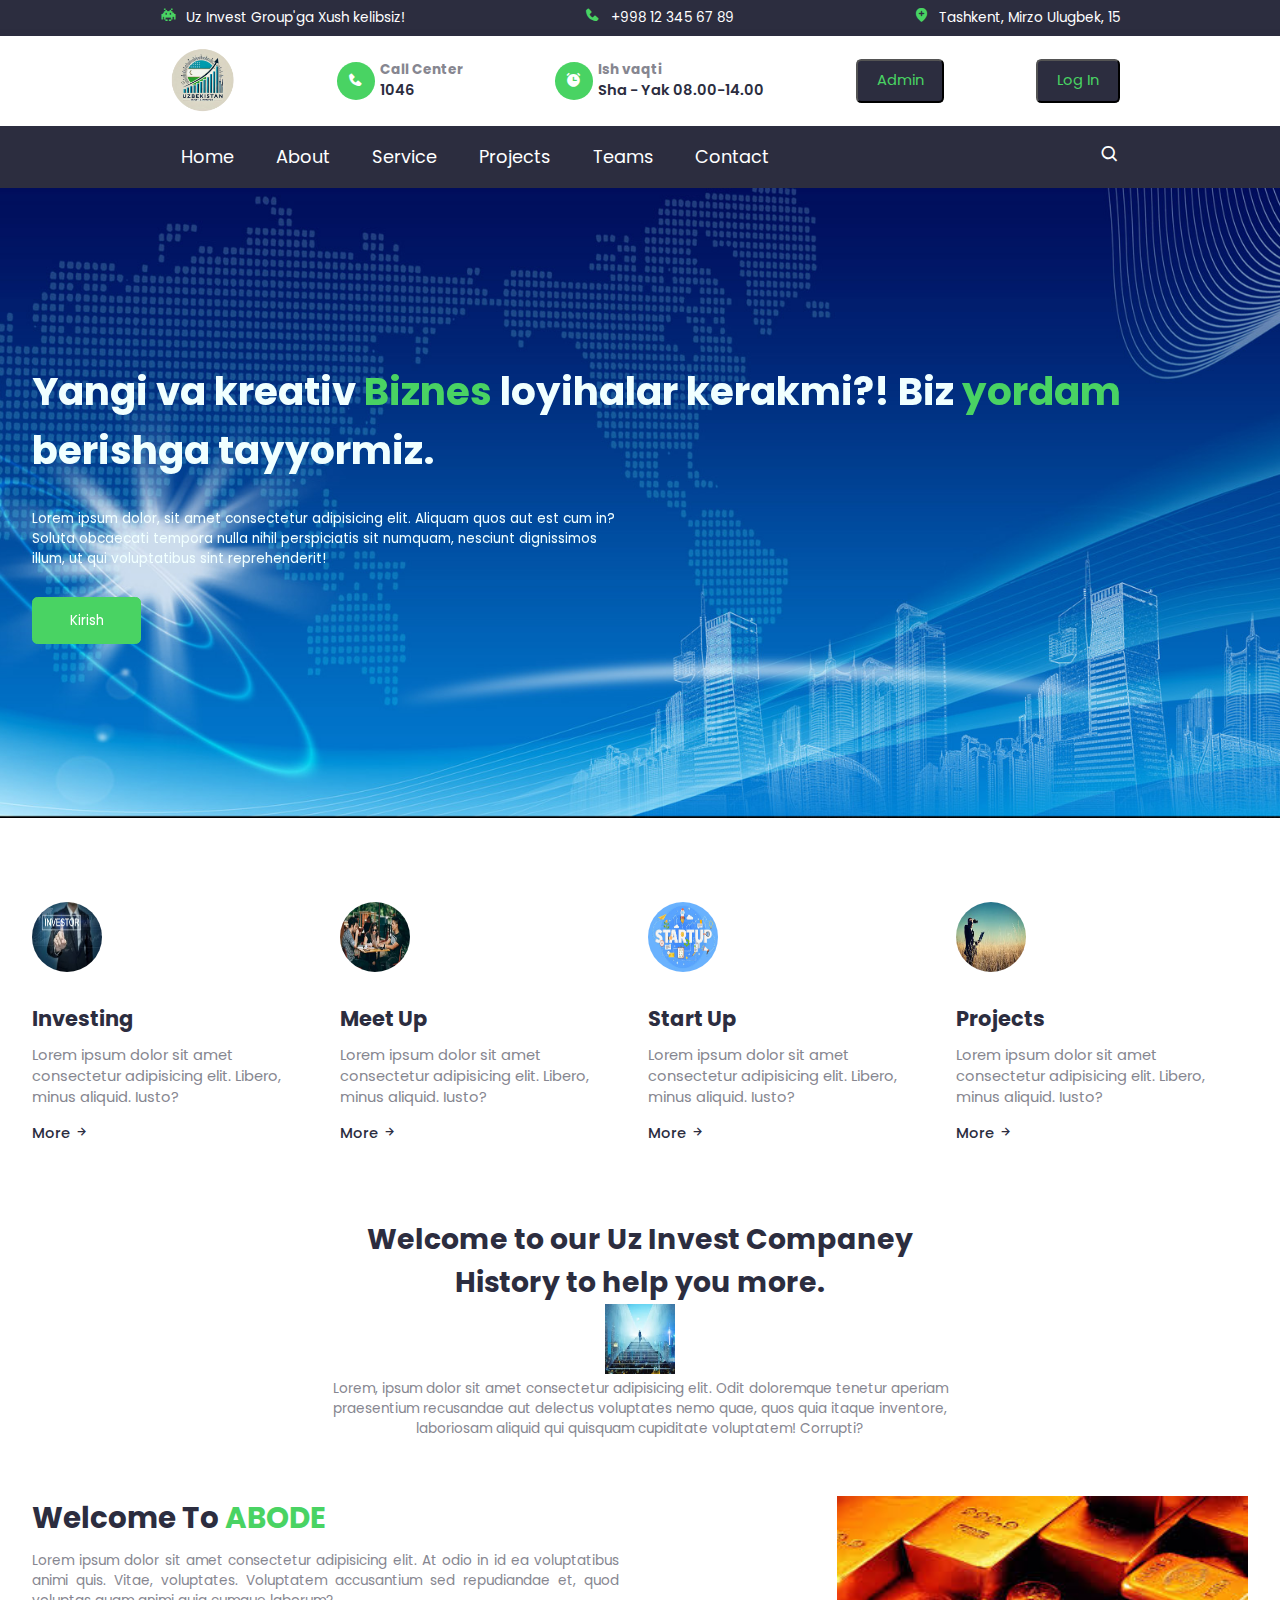
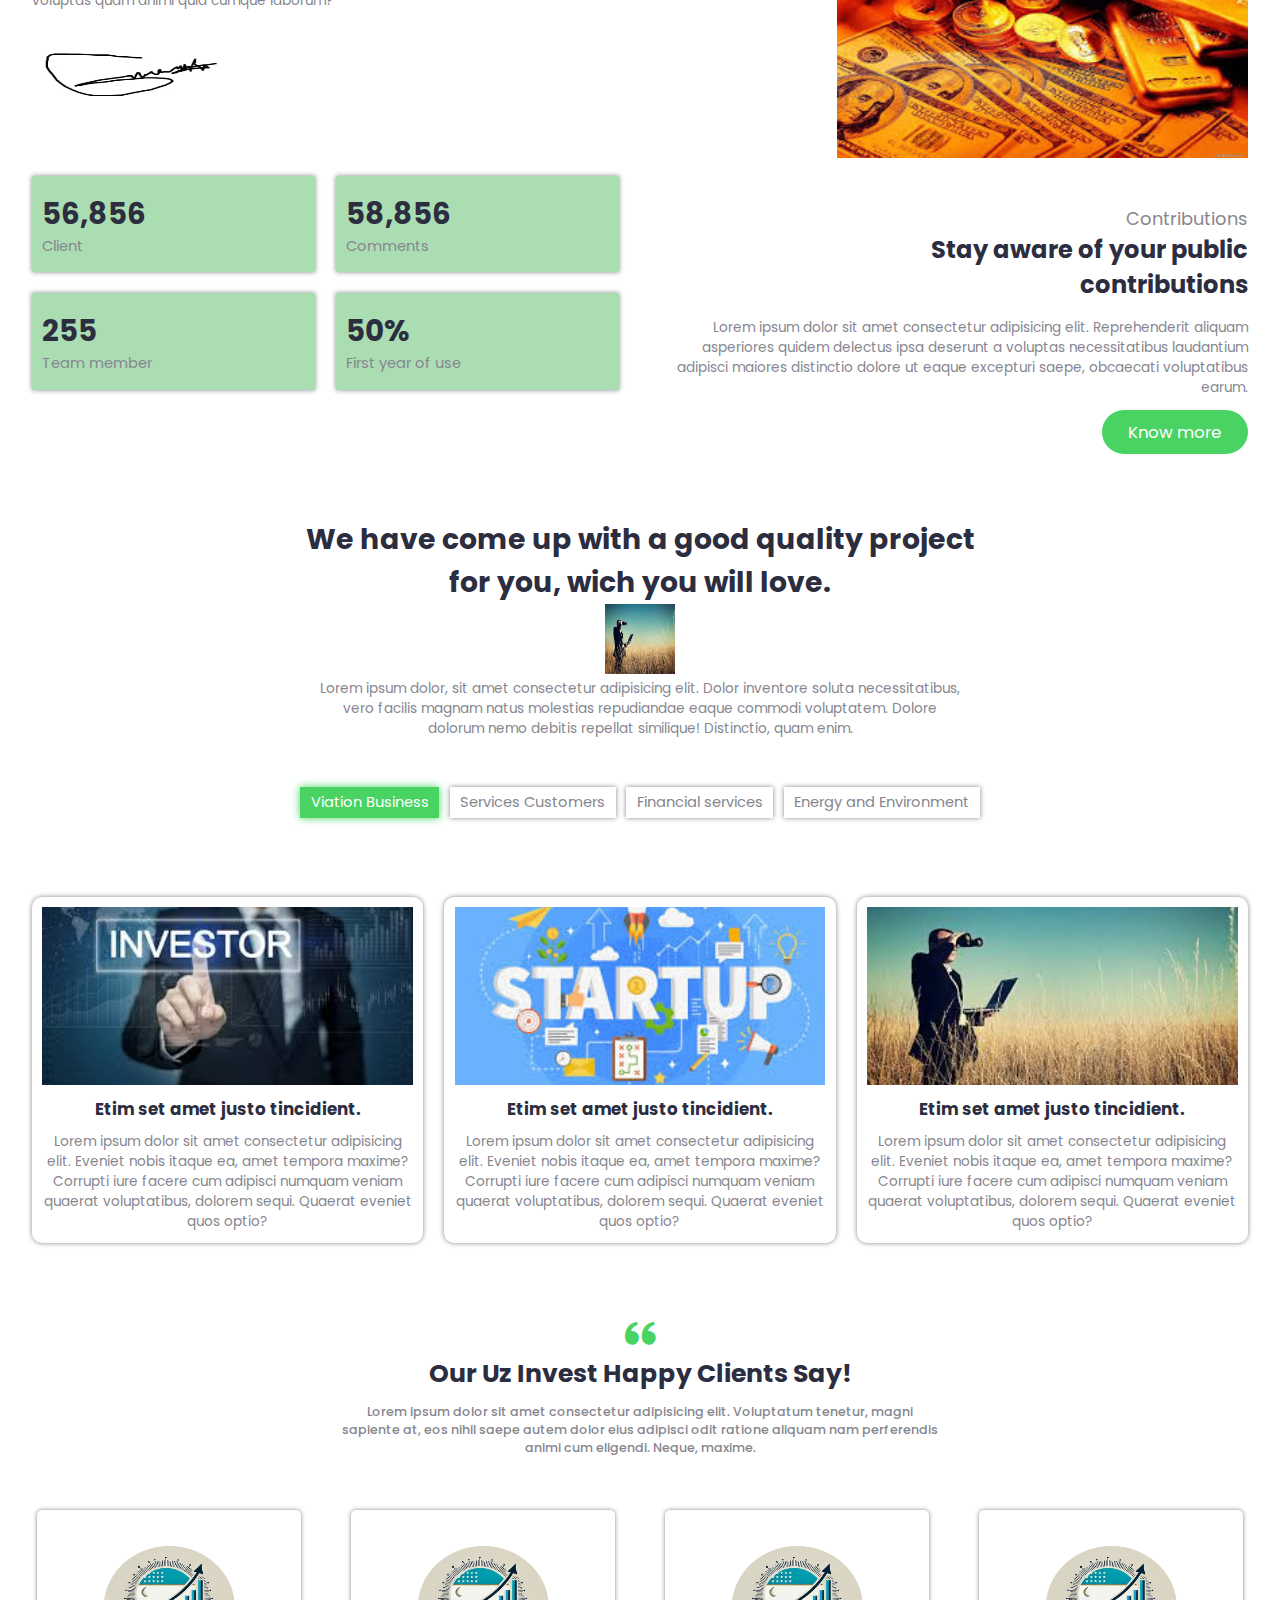
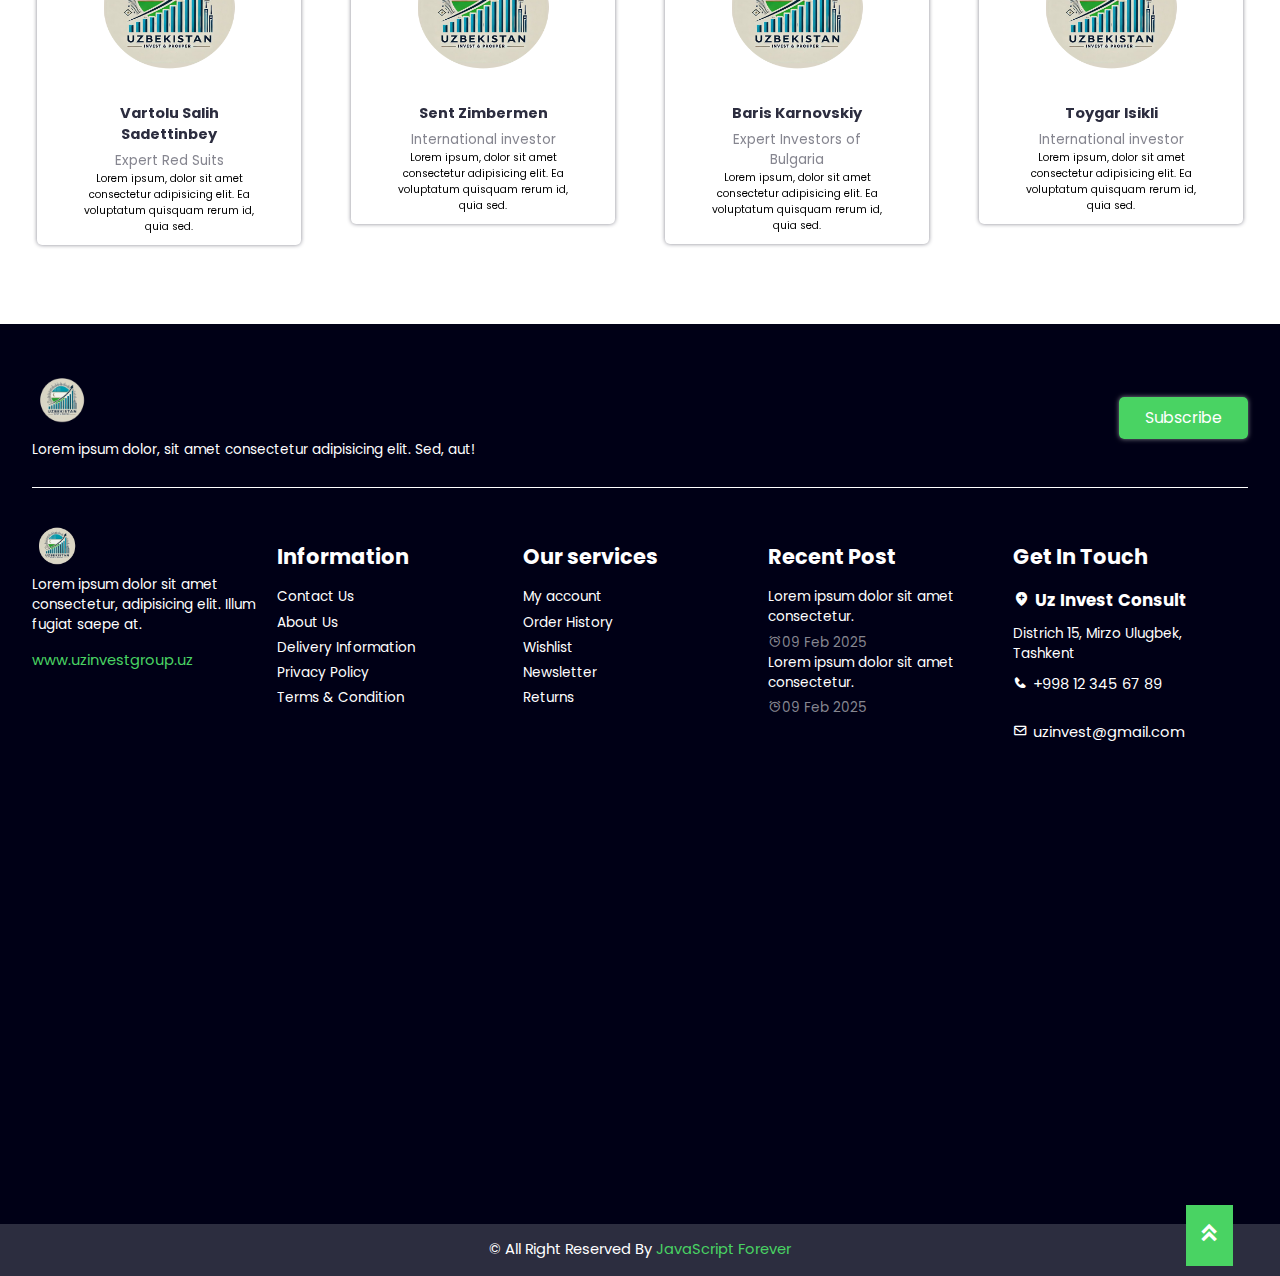
<file: index.html>
<!DOCTYPE html>
<html lang="en">
<head>
    <meta charset="UTF-8">
    <meta http-equiv="X-UA-Compatible" content="IE=edge">
    <meta name="viewport" content="width=device-width, initial-scale=1.0">
    <link href='https://unpkg.com/boxicons@2.1.4/css/boxicons.min.css' rel='stylesheet'>
    <link rel="stylesheet" href="https://cdn.jsdelivr.net/npm/swiper@11/swiper-bundle.min.css"/>
    
    <link rel="stylesheet" href="./css/style.css">
    <link rel="stylesheet" href="./css/query.css">
    <title>Uz Invest</title>
</head>
<body>
    <div class="header-top">
        <div class="header-one">
            <span class="invader">
                <i class='bx bxs-invader'></i> Uz Invest Group'ga Xush kelibsiz!
            </span>
            <span class="phone">
                <i class='bx bxs-phone'></i> +998 12 345 67 89
            </span>
            <span class="location">
                <i class='bx bxs-location-plus'></i> Tashkent, Mirzo Ulugbek, 15
            </span>
        </div>
        <div class="header-two">
            <div class="logo">
                <img src="/img/logo.png" alt="">
            </div>
            <div class="box">
                <i class="bx bxs-phone"></i>
                <div class="info">
                    <h5>Call Center</h5>
                    <span>1046</span>
                </div>
            </div>
            <div class="box">
                <i class="bx bxs-alarm"></i>
                <div class="info">
                    <h5>Ish vaqti</h5>
                    <span>Sha - Yak 08.00-14.00</span>
                </div>
            </div>
            <button id="profile"><a href="./Admin Dashboard/admin.html">Admin</a></button>
            <button id="login"><a href="./auth/auth.html">Log In</a></button>
        </div>
    </div>

    <header class="header">
        <div class="navbar">
            <i class="bx bx-menu" id="menuBtn"></i>
            <ul class="navLinks">
                <li><a href="#">Home</a></li>
                <li><a href="#">About</a></li>
                <li><a href="#">Service</a></li>
                <li><a href="#">Projects</a></li>
                <li><a href="#">Teams</a></li>
                <li><a href="#">Contact</a></li>
            </ul>
        </div>
        <div class="search">
            <i class="bx bx-search"></i>
        </div>
    </header>


    <section class="hero">
        <div class="swiper mySwiper">
            <div class="swiper-wrapper">
              <div class="swiper-slide slide">
                <h1>Yangi va kreativ <span>Biznes</span> loyihalar kerakmi?! Biz <span>yordam</span> berishga tayyormiz.
                </h1>
                <p>
                    Lorem ipsum dolor, sit amet consectetur adipisicing elit. Aliquam quos aut est cum in? Soluta obcaecati tempora nulla nihil perspiciatis sit numquam, nesciunt dignissimos illum, ut qui voluptatibus sint reprehenderit!
                </p>
                <button><a href="./auth/auth.html">Kirish</a></button>
              </div>
              
        </div>
    </section>



    <section class="service">
        <div class="service-row">
            <div class="col-1">
                <img src="/img/s-1.jpg" alt="">
                <h4>Investing</h4>
                <p>Lorem ipsum dolor sit amet consectetur adipisicing elit. Libero, minus aliquid. Iusto?</p>

                <a href="#">More <i class="bx bx-right-arrow-alt"></i></a>
            </div>
            <div class="col-1">
                <img src="/img/s-2.jpg" alt="">
                <h4>Meet Up</h4>
                <p>Lorem ipsum dolor sit amet consectetur adipisicing elit. Libero, minus aliquid. Iusto?</p>

                <a href="#">More <i class="bx bx-right-arrow-alt"></i></a>
            </div>
            <div class="col-1">
                <img src="/img/s-3.jpg" alt="">
                <h4>Start Up</h4>
                <p>Lorem ipsum dolor sit amet consectetur adipisicing elit. Libero, minus aliquid. Iusto?</p>

                <a href="#">More <i class="bx bx-right-arrow-alt"></i></a>
            </div>
            <div class="col-1">
                <img src="/img/s-4.jpg" alt="">
                <h4>Projects</h4>
                <p>Lorem ipsum dolor sit amet consectetur adipisicing elit. Libero, minus aliquid. Iusto?</p>

                <a href="#">More <i class="bx bx-right-arrow-alt"></i></a>
            </div>
        </div>
    </section>

    <section class="about">
        <h2>
            Welcome to our Uz Invest Companey <br> History to help you more.
        </h2>
        <img src="./img/slide3.jpg" alt="">
        <p class="text">
            Lorem, ipsum dolor sit amet consectetur adipisicing elit. Odit doloremque tenetur aperiam praesentium recusandae aut delectus voluptates nemo quae, quos quia itaque inventore, laboriosam aliquid qui quisquam cupiditate voluptatem! Corrupti?
        </p>

        <div class="about-row">
            <div class="col-1">
                <h3>Welcome To <span>ABODE</span></h3>
                <p>Lorem ipsum dolor sit amet consectetur adipisicing elit. At odio in id ea voluptatibus animi quis. Vitae, voluptates. Voluptatem accusantium sed repudiandae et, quod voluptas quam animi quia cumque laborum?</p>

                <img src="/img/signature.jpg" alt="">

                <div class="number">
                    <div class="count">
                        <h4>56,856</h4>
                        <span>Client</span>
                    </div>
                    <div class="count">
                        <h4>58,856</h4>
                        <span>Comments</span>
                    </div>
                    <div class="count">
                        <h4>255</h4>
                        <span>Team member</span>
                    </div>
                    <div class="count">
                        <h4>50%</h4>
                        <span>First year of use</span>
                    </div>
                </div>
            </div>
            <div class="col-2">
                <img src="/img/slide2.jpg" alt="">
                <div class="details">
                    <span>Contributions</span>
                    <h4>Stay aware of your public <br> contributions</h4>
                    <p>Lorem ipsum dolor sit amet consectetur adipisicing elit. Reprehenderit aliquam asperiores quidem delectus ipsa deserunt a voluptas necessitatibus laudantium adipisci maiores distinctio dolore ut eaque excepturi saepe, obcaecati voluptatibus earum.</p>

                    <a href="#">Know more</a>
                </div>
            </div>
        </div>
    </section>







    

    <section class="project">
        <h2>We have come up with a good quality project <br> for you, wich you will love.</h2>
        <img src="./img/s-4.jpg" alt="">
        <p class="text">Lorem ipsum dolor, sit amet consectetur adipisicing elit. Dolor inventore soluta necessitatibus, vero facilis magnam natus molestias repudiandae eaque commodi voluptatem. Dolore dolorum nemo debitis repellat similique! Distinctio, quam enim.</p>

        <div class="filterBtn">
            <button class="active">Viation Business</button>
            <button>Services Customers</button>
            <button>Financial services</buttonlass=>
            <button>Energy and Environment</button>
        </div>

        <div class="filterContent">
            <div class="filterCol">
                <div class="image">
                    <img src="/img/s-1.jpg" alt="">
                </div>
                <h5>Etim set amet justo tincidient.</h5>
                <p>Lorem ipsum dolor sit amet consectetur adipisicing elit. Eveniet nobis itaque ea, amet tempora maxime? Corrupti iure facere cum adipisci numquam veniam quaerat voluptatibus, dolorem sequi. Quaerat eveniet quos optio?</p>
            </div>
            <div class="filterCol">
                <div class="image">
                    <img src="/img/s-3.jpg" alt="">
                </div>
                <h5>Etim set amet justo tincidient.</h5>
                <p>Lorem ipsum dolor sit amet consectetur adipisicing elit. Eveniet nobis itaque ea, amet tempora maxime? Corrupti iure facere cum adipisci numquam veniam quaerat voluptatibus, dolorem sequi. Quaerat eveniet quos optio?</p>
            </div>
            <div class="filterCol">
                <div class="image">
                    <img src="/img/s-4.jpg" alt="">
                </div>
                <h5>Etim set amet justo tincidient.</h5>
                <p>Lorem ipsum dolor sit amet consectetur adipisicing elit. Eveniet nobis itaque ea, amet tempora maxime? Corrupti iure facere cum adipisci numquam veniam quaerat voluptatibus, dolorem sequi. Quaerat eveniet quos optio?</p>
            </div>
        </div>
    </section>

    <section class="comments">
        <i class="bx bxs-quote-alt-left"></i>
        <h3>
            Our Uz Invest Happy Clients Say!
        </h3>
        <p class="text">
            Lorem ipsum dolor sit amet consectetur adipisicing elit. Voluptatum tenetur, magni sapiente at, eos nihil saepe autem dolor eius adipisci odit ratione aliquam nam perferendis animi cum eligendi. Neque, maxime.
        </p>
        <div class="comment-row">
            <div class="swiper myComment">
                <div class="swiper-wrapper">
                  <div class="swiper-slide comment-col">
                    <img src="./img/logo.png" alt="">
                    <h4>Vartolu Salih Sadettinbey</h4>
                    <span>Expert Red Suits</span>
                    <p class="comment">
                        Lorem ipsum, dolor sit amet consectetur adipisicing elit. Ea voluptatum quisquam rerum id, quia sed.
                    </p>
                  </div>
                  <div class="swiper-slide comment-col">
                    <img src="./img/logo.png" alt="">
                    <h4>Sent Zimbermen</h4>
                    <span>International investor</span>
                    <p class="comment">
                        Lorem ipsum, dolor sit amet consectetur adipisicing elit. Ea voluptatum quisquam rerum id, quia sed.
                    </p>
                  </div>
                  <div class="swiper-slide comment-col">
                    <img src="./img/logo.png" alt="">
                    <h4>Baris Karnovskiy</h4>
                    <span>Expert Investors of Bulgaria</span>
                    <p class="comment">
                        Lorem ipsum, dolor sit amet consectetur adipisicing elit. Ea voluptatum quisquam rerum id, quia sed.
                    </p>
                  </div>
                  <div class="swiper-slide comment-col">
                    <img src="./img/logo.png" alt="">
                    <h4>Toygar Isikli</h4>
                    <span>International investor</span>
                    <p class="comment">
                        Lorem ipsum, dolor sit amet consectetur adipisicing elit. Ea voluptatum quisquam rerum id, quia sed.
                    </p>
                  </div>
                  
                </div>
            </div>
        </div>
    </section>

    <section class="footer">
        <div class="row-one">
            <div class="col-1">
                <img src="/img/logo.png" alt="">
                <p>Lorem ipsum dolor, sit amet consectetur adipisicing elit. Sed, aut!</p>
            </div>
            <div class="col-1">
                <a href="#">Subscribe</a>
            </div>
        </div>
        <div class="row-two">
            <div class="col-2">
                <img src="/img/logo.png" alt="">
                <p>Lorem ipsum dolor sit amet consectetur, adipisicing elit. Illum fugiat saepe at.</p>

                <span class="website">www.uzinvestgroup.uz</span>
            </div>
            <div class="col-2">
                <h5>Information</h5>
                <a href="#">Contact Us</a>
                <a href="#">About Us</a>
                <a href="#">Delivery Information</a>
                <a href="#">Privacy Policy</a>
                <a href="#">Terms & Condition</a>
            </div>
            <div class="col-2">
                <h5>Our services</h5>
                <a href="#">My account</a>
                <a href="#">Order History</a>
                <a href="#">Wishlist</a>
                <a href="#">Newsletter</a>
                <a href="#">Returns</a>
            </div>
            <div class="col-2">
                <h5>Recent Post</h5>
                <p class="info">Lorem ipsum dolor sit amet consectetur.</p>
                <span class="time"><i class="bx bx-alarm"></i>09 Feb 2025</span>
                <p class="info">Lorem ipsum dolor sit amet consectetur.</p>
                <span class="time"><i class="bx bx-alarm"></i>09 Feb 2025</span>
            </div>
            <div class="col-2">
                <h5>Get In Touch</h5>
                <h6><i class="bx bxs-location-plus"></i>Uz Invest Consult</h6>
                <span class="address">Districh 15, Mirzo Ulugbek, Tashkent</span>
                <p class="phone"><i class="bx bxs-phone"></i>+998 12 345 67 89</p>
                <p class="mail"><i class="bx bx-envelope"></i>uzinvest@gmail.com</p>
            </div>
        </div>
    </section>

    <div class="footer-bottom">
        &copy; All Right Reserved By <span>JavaScript Forever</span>

        <div class="topBtn">
            <a href="#"><i class="bx bxs-chevrons-up"></i></a>
        </div>
    </div>






    <script src="./js/script.js"></script>
    <script src="https://cdn.jsdelivr.net/npm/swiper@11/swiper-bundle.min.js"></script>

  <!-- Initialize Swiper -->
    <script>
         var swiper = new Swiper(".mySwiper", {
        spaceBetween: 30,
        slidesPerView: 1,
        loop: true,
        centeredSlides: true,
        autoplay: {
          delay: 3000,
          disableOnInteraction: false,
        },
      });
        
      
      var swiperForComments = new Swiper(".myComment", {
        watchSlidesProgress: true,
        spaceBetween: 20,
        slidesPerView: 4,
        loop: true,
        autoplay: {
          delay: 3000,
          disableOnInteraction: false,
        },
        breakpoints: {
            240: {
                slidesPerView: 1,
                spaceBetween: 20,
            },
            550: {
                slidesPerView: 2,
                spaceBetween: 20,
            },
            768: {
                slidesPerView: 3,
                spaceBetween: 40,
            },
            1024: {
                slidesPerView: 4,
                spaceBetween: 50,
            },
        }

      });
  </script>
</body>
</html>
</file>
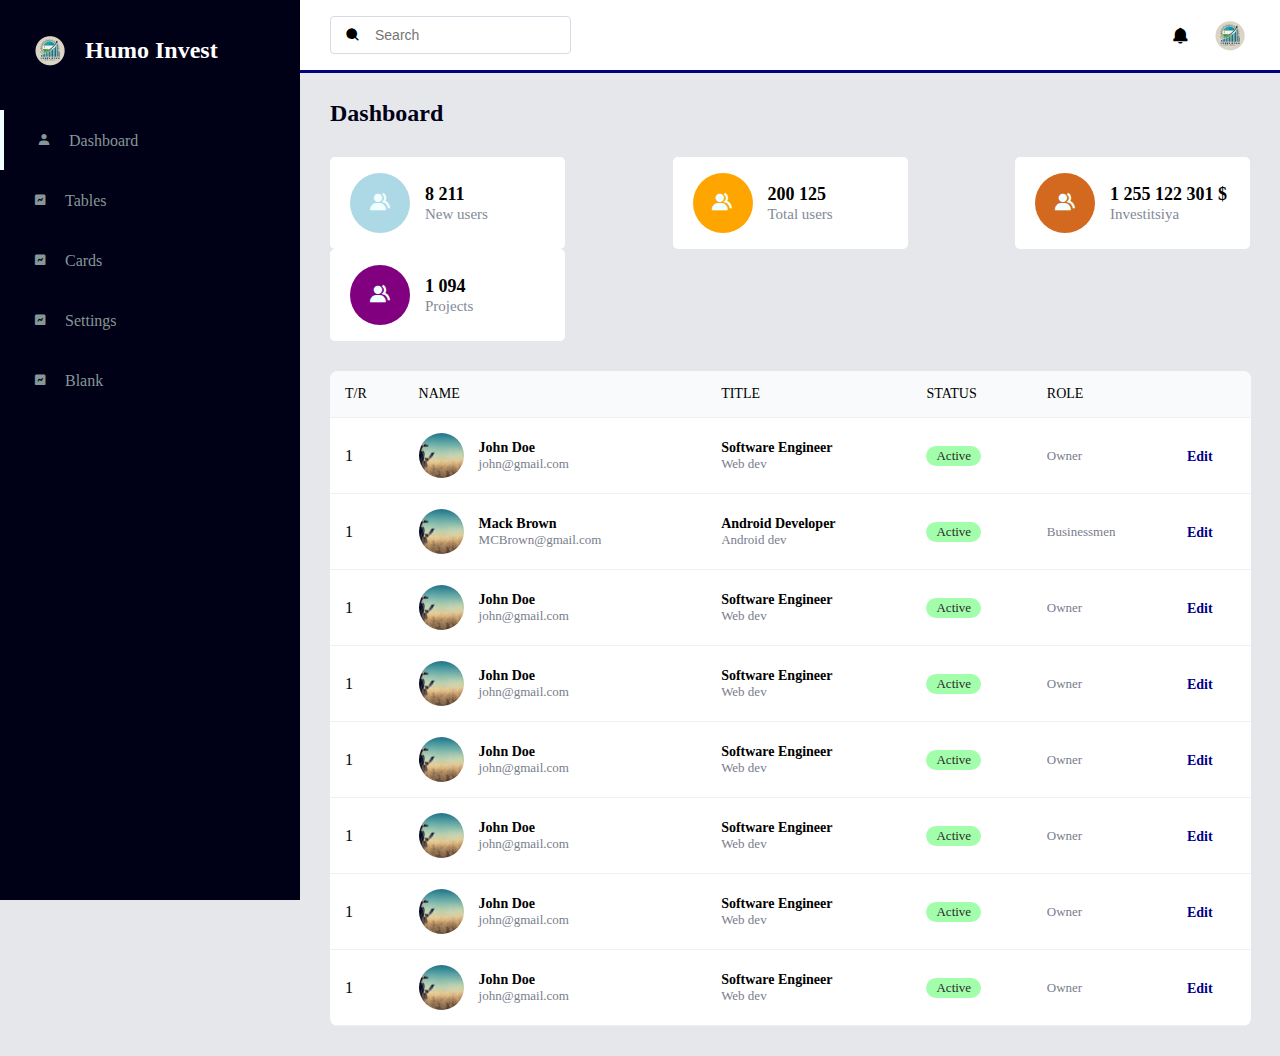
<file: Admin Dashboard/admin.html>
<!DOCTYPE html>
<html lang="en">
<head>
    <meta charset="UTF-8">
    <meta name="viewport" content="width=device-width, initial-scale=1.0">
    <link href='https://unpkg.com/boxicons@2.1.4/css/boxicons.min.css' rel='stylesheet'>
    <link rel="stylesheet" href="./admin.css">
    <script type="module" src="./admin.js" defer></script>
    <script src="https://code.jquery.com/jquery-3.7.1.min.js" integrity="sha256-/JqT3SQfawRcv/BIHPThkBvs0OEvtFFmqPF/lYI/Cxo=" crossorigin="anonymous"></script>
    <title>Admin | Dashboard</title>
</head>
<body>
    <section id="menu">
        <div class="logo">
            <img src="/img/logo.png" alt="">
            <h2>Humo Invest</h2>
        </div>
        <div class="items">
            <li><i class="bx bxs-user"></i><a href="#">Dashboard</a></li>
            <li><i class="bx bxs-chart"></i><a href="#">Tables</a></li>
            <li><i class="bx bxs-chart"></i><a href="#">Cards</a></li>
            <li><i class="bx bxs-chart"></i><a href="#">Settings</a></li>
            <li><i class="bx bxs-chart"></i><a href="#">Blank</a></li>
        </div>
    </section>

    <section id="interface">
        <div class="navigation">
            <div class="n1">
                <div><i id="menu-btn" class="bx bxs-chart"></i></div>
                <div class="search">
                    <i class="bx bxs-search"></i>
                    <input type="text" placeholder="Search">
                </div>
            </div>

            <div class="profile">
                <i class="bx bxs-bell"></i>
                <img src="/img/logo.png" alt="">
            </div>
        </div>

        <h3 class="i-name">
            Dashboard
        </h3>

        <div class="values">
            <div class="valBox">
                <i class="bx bxs-group"  style="--i: lightblue;"></i>
                <div class="val">
                    <h3>8 211</h3>
                    <span>New users</span>
                </div>
            </div>
            <div class="valBox">
                <i class="bx bxs-group" style="--i: orange;"></i>
                <div class="val">
                    <h3>200 125</h3>
                    <span>Total users</span>
                </div>
            </div>
            <div class="valBox">
                <i class="bx bxs-group" style="--i: chocolate;"></i>
                <div class="val">
                    <h3>1 255 122 301 $</h3>
                    <span>Investitsiya</span>
                </div>
            </div>
            <div class="valBox">
                <i class="bx bxs-group" style="--i: purple;"></i>
                <div class="val">
                    <h3>1 094</h3>
                    <span>Projects</span>
                </div>
            </div>
        </div>

        <dir class="board">
            <table width="100%">
                <thead>
                    <tr>
                        <th>T/r</th>
                        <th>Name</th>
                        <th>Title</th>
                        <th>Status</th>
                        <th>Role</th>
                        <th></th>
                    </tr>
                </thead>
                <tbody>
                    <tr>
                        <td>1</td>
                        <td class="people">
                            <img src="/img/s-4.jpg" alt="">
                            <div class="people-de">
                                <h5>John Doe</h5>
                                <p>john@gmail.com</p>
                            </div>
                        </td>
                        <td class="people-des">
                            <h5>Software Engineer</h5>
                            <p>Web dev</p>
                        </td>
                        <td class="active">
                            <p>Active</p>
                        </td>
                        <td class="role">
                            <p>Owner</p>
                        </td>
                        <td class="edit"><a href="#">Edit</a></td>
                    </tr>
                    <tr>
                        <td>1</td>
                        <td class="people">
                            <img src="/img/s-4.jpg" alt="">
                            <div class="people-de">
                                <h5>Mack Brown</h5>
                                <p>MCBrown@gmail.com</p>
                            </div>
                        </td>
                        <td class="people-des">
                            <h5>Android Developer</h5>
                            <p>Android dev</p>
                        </td>
                        <td class="active">
                            <p>Active</p>
                        </td>
                        <td class="role">
                            <p>Businessmen</p>
                        </td>
                        <td class="edit"><a href="#">Edit</a></td>
                    </tr>
                    <tr>
                        <td>1</td>
                        <td class="people">
                            <img src="/img/s-4.jpg" alt="">
                            <div class="people-de">
                                <h5>John Doe</h5>
                                <p>john@gmail.com</p>
                            </div>
                        </td>
                        <td class="people-des">
                            <h5>Software Engineer</h5>
                            <p>Web dev</p>
                        </td>
                        <td class="active">
                            <p>Active</p>
                        </td>
                        <td class="role">
                            <p>Owner</p>
                        </td>
                        <td class="edit"><a href="#">Edit</a></td>
                    </tr>
                    <tr>
                        <td>1</td>
                        <td class="people">
                            <img src="/img/s-4.jpg" alt="">
                            <div class="people-de">
                                <h5>John Doe</h5>
                                <p>john@gmail.com</p>
                            </div>
                        </td>
                        <td class="people-des">
                            <h5>Software Engineer</h5>
                            <p>Web dev</p>
                        </td>
                        <td class="active">
                            <p>Active</p>
                        </td>
                        <td class="role">
                            <p>Owner</p>
                        </td>
                        <td class="edit"><a href="#">Edit</a></td>
                    </tr>
                    <tr>
                        <td>1</td>
                        <td class="people">
                            <img src="/img/s-4.jpg" alt="">
                            <div class="people-de">
                                <h5>John Doe</h5>
                                <p>john@gmail.com</p>
                            </div>
                        </td>
                        <td class="people-des">
                            <h5>Software Engineer</h5>
                            <p>Web dev</p>
                        </td>
                        <td class="active">
                            <p>Active</p>
                        </td>
                        <td class="role">
                            <p>Owner</p>
                        </td>
                        <td class="edit"><a href="#">Edit</a></td>
                    </tr>
                    <tr>
                        <td>1</td>
                        <td class="people">
                            <img src="/img/s-4.jpg" alt="">
                            <div class="people-de">
                                <h5>John Doe</h5>
                                <p>john@gmail.com</p>
                            </div>
                        </td>
                        <td class="people-des">
                            <h5>Software Engineer</h5>
                            <p>Web dev</p>
                        </td>
                        <td class="active">
                            <p>Active</p>
                        </td>
                        <td class="role">
                            <p>Owner</p>
                        </td>
                        <td class="edit"><a href="#">Edit</a></td>
                    </tr>
                    <tr>
                        <td>1</td>
                        <td class="people">
                            <img src="/img/s-4.jpg" alt="">
                            <div class="people-de">
                                <h5>John Doe</h5>
                                <p>john@gmail.com</p>
                            </div>
                        </td>
                        <td class="people-des">
                            <h5>Software Engineer</h5>
                            <p>Web dev</p>
                        </td>
                        <td class="active">
                            <p>Active</p>
                        </td>
                        <td class="role">
                            <p>Owner</p>
                        </td>
                        <td class="edit"><a href="#">Edit</a></td>
                    </tr>
                    <tr>
                        <td>1</td>
                        <td class="people">
                            <img src="/img/s-4.jpg" alt="">
                            <div class="people-de">
                                <h5>John Doe</h5>
                                <p>john@gmail.com</p>
                            </div>
                        </td>
                        <td class="people-des">
                            <h5>Software Engineer</h5>
                            <p>Web dev</p>
                        </td>
                        <td class="active">
                            <p>Active</p>
                        </td>
                        <td class="role">
                            <p>Owner</p>
                        </td>
                        <td class="edit"><a href="#">Edit</a></td>
                    </tr>
                </tbody>
            </table>
        </dir>
    </section>

</body>
</html>
</file>
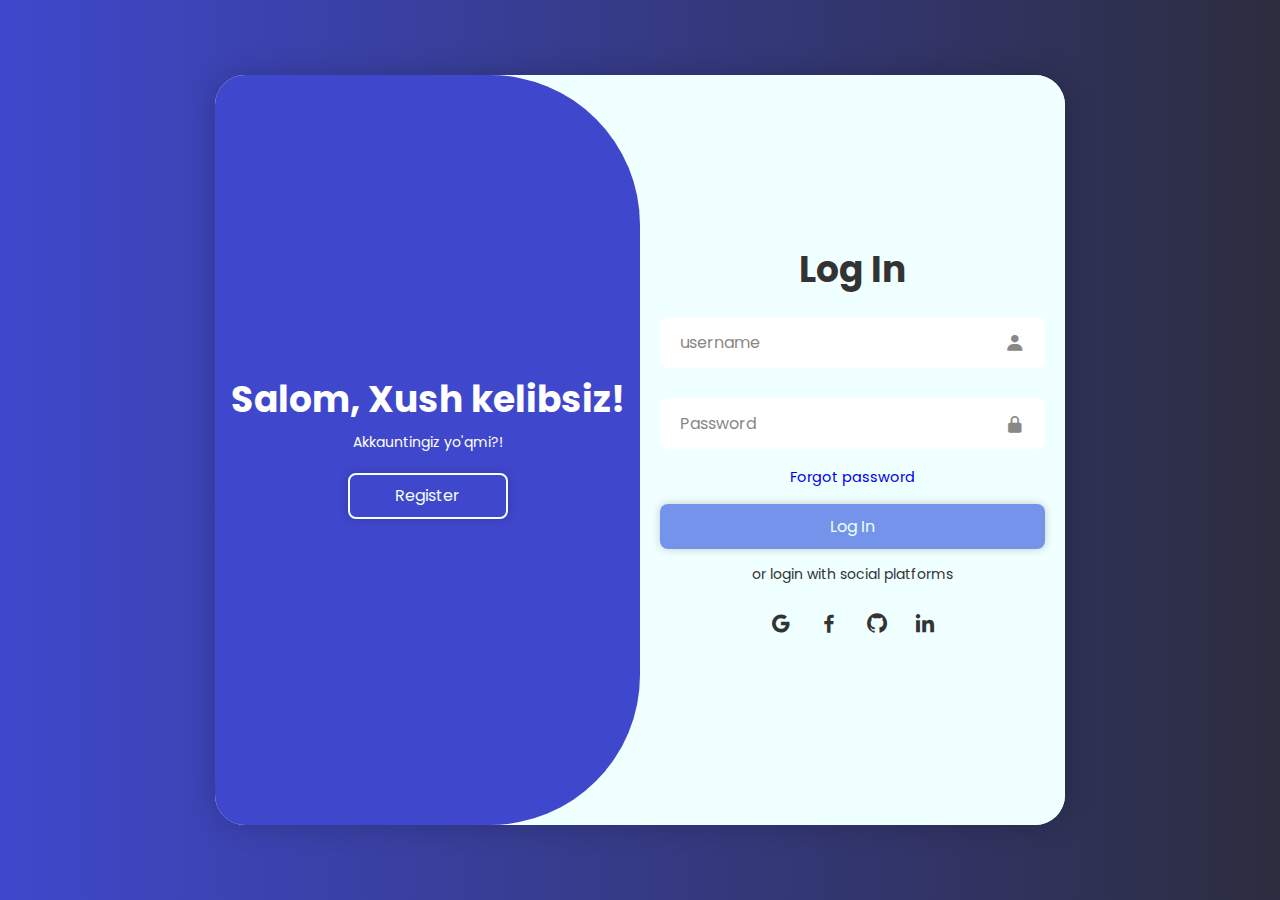
<file: auth/auth.html>
<!DOCTYPE html>
<html lang="en">
<head>
    <meta charset="UTF-8">
    <meta http-equiv="X-UA-Compatible" content="IE=edge">
    <meta name="viewport" content="width=device-width, initial-scale=1.0">
    <link href='https://unpkg.com/boxicons@2.1.4/css/boxicons.min.css' rel='stylesheet'>
    <link rel="stylesheet" href="./style.css">
    <title>Ro'yxatdan o'tish</title>
</head>
<body>

    <div class="container">
        <div class="formBox login">
            <form action="">
                <h1>Log In</h1>
                <div class="inputBox">
                    <input type="text" placeholder="username" required>
                    <i class="bx bxs-user"></i>
                </div>
                <div class="inputBox">
                    <input type="password" placeholder="Password" required>
                    <i class="bx bxs-lock-alt"></i>
                </div>
                <div class="forgotLink">
                    <a href="#">Forgot password</a>
                </div>
                <button class="btn" type="submit">Log In</button>
                <p>or login with social platforms</p>
                <div class="socialIcons">
                    <a href="#"><i class="bx bxl-google"></i></a>
                    <a href="#"><i class="bx bxl-facebook"></i></a>
                    <a href="#"><i class="bx bxl-github"></i></a>
                    <a href="#"><i class="bx bxl-linkedin"></i></a>
                </div>
            </form>
        </div>
        <div class="formBox register">
            <form action="" method="post">
                <h1>Registration</h1>
                <div class="inputBox">
                    <input id="firstName" type="text" placeholder="First name" required>
                    <i class="bx bxs-user"></i>
                </div>
                <div class="inputBox">
                    <input id="lastName" type="text" placeholder="Last name" required>
                    <i class="bx bxs-user"></i>
                </div>
                <div class="inputBox">
                    <input id="email" type="email" placeholder="Email" required>
                    <i class="bx bxs-envelope"></i>
                </div>
                <div class="inputBox">
                    <input id="password" type="password" placeholder="Password" required>
                    <i class="bx bxs-lock-alt"></i>
                </div>
                <div class="inputBox">
                    <input id="confirmPassword" type="password" placeholder="Confirm" required>
                    <i class="bx bxs-lock-alt"></i>
                </div>
                <div class="inputBox">
                    <input id="tgNickName" type="text" placeholder="Telegram NickName" required>
                    <i class="bx bxs-user"></i>
                </div>
                <div class="inputBox">
                    <input list="cities" id="city" name="city" placeholder="countries">                    
                    <datalist id="cities">
                        <option value="Uzbekistan">
                        <option value="Kyrgistan">
                        <option value="Kazakhstan">
                        <option value="Turkmenstan">
                        <option value="Tadjikstan">
                        <option value="Russia">
                        <option value="Azerbaijan">
                        <option value="Turkey">
                        <option value="Belorus">
                    </datalist>
                    <i class="bx bxs-map"></i>
                </div>
                <div class="inputBox">
                    <select name="role" id="role">
                        <option value="default">Role</option>
                        <option value="Investor">Investor</option>
                        <option value="ENTREPRENEUR">Businessmen</option>
                    </select>
                    <i class="bx bxs-lock-user"></i>
                </div>
                <button class="btn" id="reg" type="submit">Register</button>
                
            </form>
        </div>

        <div class="toggleBox">
            <div class="togglePanel toggleLeft">
                <h1>Salom, Xush kelibsiz!</h1>
                <p>Akkauntingiz yo'qmi?!</p>
                <button class="btn registerBtn">Register</button>
            </div>
            <div class="togglePanel toggleRight">
                <h1>Xush kelibsiz!</h1>
                <p>Akkauntingiz bormi?!</p>
                <button class="btn loginBtn">Log In</button>
            </div>
        </div>
    </div>
    


    <script src="./auth.js"></script>
</body>
</html>
</file>
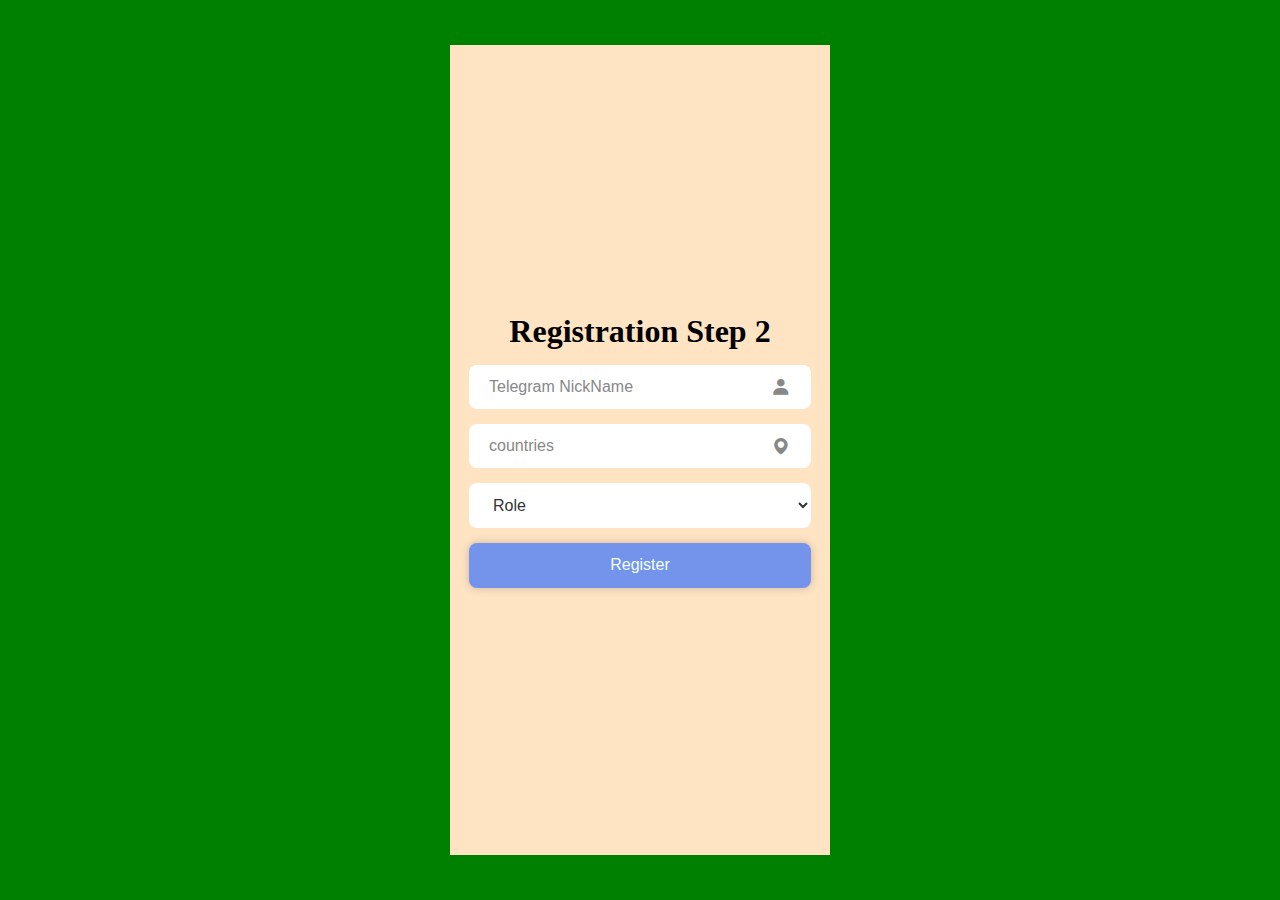
<file: auth/auth2.html>
<!DOCTYPE html>
<html lang="en">
<head>
    <meta charset="UTF-8">
    <meta name="viewport" content="width=device-width, initial-scale=1.0">
    
    <link href='https://unpkg.com/boxicons@2.1.4/css/boxicons.min.css' rel='stylesheet'>
    <title>Step 2 Registration</title>
    <style>
        * {
            margin: 0;
            padding: 0;
            box-sizing: border-box;
        }
        body {
            position: relative;
        }
        .container {
            position: relative;
            width: 100%;
            height: 100vh;
            display: flex;
            align-items: center;
            justify-content: center;
            background: green;
        }
        .container .formBox {
            position: relative;
            width: 380px;
            height: 90%;
            background-color: bisque;
        }
        .formBox form {
            position: relative;
            width: 100%;
            height: 100%;
            display: flex;
            align-items: center;
            justify-content: center;
            flex-direction: column;
            gap: 15px;
        }
        form .inputBox {
            position: relative;
            /* padding: 5px; */
            width: 90%;
        }
        input, select {
            width: 100%;
            padding: 13px 50px 13px 20px;
            border-radius: 8px;
            background: white;
            border: none;
            outline: none;
            font-size: 16px;
            font-weight: 500;
            color: #333;
            z-index: 3222;
        }
        .inputBox input::placeholder {
    color: #888;
    font-weight: 400;
}
.inputBox i {
    position: absolute;
    right: 20px;
    top: 50%;
    transform: translateY(-50%);
    font-size: 20px;
    color: #888;
}
.forgotLink {
    margin: -15px 0 15px;
}
.forgotLink a {
    font-size: 14.5px;
    text-decoration: none;
}
.btn {
    width: 90%;
    height: 45px;
    border-radius: 8px;
    box-shadow: 0 0 10px rgba(0,0,0,.2);border: none;
    cursor: pointer;
    font-size: 16px;
    color: azure;
    background: #7494ec;
}
    </style>
</head>
<body>
    <div class="container">
        <div class="formBox">
            <form action="">
                <h1>Registration Step 2</h1>
                <div class="inputBox">
                    <input id="tgNickName" type="text" placeholder="Telegram NickName" required>
                    <i class="bx bxs-user"></i>
                </div>
                <div class="inputBox">
                    <input list="cities" id="city" name="city" placeholder="countries">                    
                    <datalist id="cities">
                        <option value="Uzbekistan">
                        <option value="Kyrgistan">
                        <option value="Kazakhstan">
                        <option value="Turkmenstan">
                        <option value="Tadjikstan">
                        <option value="Russia">
                        <option value="Azerbaijan">
                        <option value="Turkey">
                        <option value="Belorus">
                    </datalist>
                    <i class="bx bxs-map"></i>
                </div>
                <div class="inputBox">
                    <select name="role" id="role">
                        <option value="default">Role</option>
                        <option value="Investor">Investor</option>
                        <option value="Businessmen">Businessmen</option>
                    </select>
                    <i class="bx bxs-lock-user"></i>
                </div>
                <button class="btn" type="submit">Register</button>
            </form>
        </div>
    </div>
    <script src="./auth.js"></script>
</body>
</html>
</file>
<file: css/style.css>
@import url('https://fonts.googleapis.com/css2?family=Poppins:wght@100;200;300;400;500;600;700;800;900&display=swap');



* {
    margin: 0;
    padding: 0;
    box-sizing: border-box;
    outline: none;
    list-style: none;
    text-decoration: none;
    font-family: 'Poppins', sans-serif;
    transition: 0.4s ease;
    scroll-behavior: smooth;
}
 html {
    font-size: 65.5%;
 }

:root {
    --mc: #49d363;
    --tc: #3f48cc;
    --bgc: #2c2d3f;
    --lc: #868690;
}

.header-top .header-one {
    display: flex;
    align-items: center;
    justify-content: space-between;
    text-align: center;
    background: var(--bgc);
    padding: 0.7rem 12.5%;

}
.header-one span {
    color: #ffffff;
    font-size: 1.3rem;
    text-align: center;
}
.header-one span i {
    color: var(--mc);
    padding-right: 0.5rem;
    font-size: 1.6rem;
}
.header-top .header-two {
    display: flex;
    align-items: center;
    justify-content: space-between;
    color: #ffffff;
    padding: 0 12.5%;
    box-shadow: 0 0 5px var(--bgc);
}
.header-two .box {
    display: flex;
    gap: 0.5rem;
    align-items: center;

}
.header-two .box i {
    font-size: 1.6rem;
    background: var(--mc);
    padding: 1rem;
    border-radius: 50%;
    color: #ffffff;
}
.header-two .box h5 {
    font-size: 1.3rem;
    color: var(--lc);
}
.header-two .box span {
    color: var(--bgc);
    font-size: 1.4rem;
    font-weight: 600;
}
.header-two img {
    width: 85px;
    height: 85px;
}
.header-two button {
    background: var(--bgc);
    color: #ffffff;
    padding: 0.9rem 1.8rem;
    border-radius: 0.5rem;
    font-size: 1.4rem;
    cursor: pointer;
}
.header-two button:hover {
    border: 1px solid var(--mc);
    background: var(mc);
}
.header-two button a {
    color: var(--mc);
}


.header {
    width: 100%;
    background: var(--bgc);
    padding: 0 12.5%;
    display: flex;
    align-items: center;
    justify-content: space-between;
}
.header .navbar .navLinks {
    display: flex;
    align-items: center;
}
.header .navbar .navLinks li {
    padding: 1.7rem 2rem;
    cursor: pointer;
}
.header .navbar .navLinks li:hover {
    background: var(--mc);
}
.header .navbar .navLinks li a {
    color: #ffffff;
    font-size: 1.7rem;
    text-transform: capitalize;
}
.header .search i {
    color: #ffffff;
    cursor: pointer;
    font-size: 1.9rem;
}
#menuBtn {
    display: none;
    font-size: 3rem;
    color: #ffffff;
    cursor: pointer;
}



section {
    padding: 2.5rem 2.5%;
}


.hero {
    width: 100%;
    height: 70vh;
    background-image: url('/img/main-v01.png');
    background-repeat: no-repeat;
    background-position: center;
    background-size: cover;
    display: flex;
    align-items: center;
}
.hero .swiper .slide h1 {
    font-size: 3.7rem;
    padding-bottom: 2.7rem;
    color: azure;
}

.hero .swiper .slide h1 span {
    color: var(--mc);
}
.hero .swiper .slide p {
    width: 600px;
    font-size: 1.3rem;
    color:azure;
    padding-bottom: 2.7rem;
}

.hero .swiper .slide button {
    background: var(--mc);
    padding: 1.2rem 3.5rem;
    border-radius: 0.5rem;
    color: #ffffff;
    border: 1px solid var(--mc);
    cursor: pointer;
}
.hero .swiper .slide button:hover {
    background: var(--bgc);
}
.hero .swiper .slide button a {
    color: #fff;
}






.service {
    width: 100%;
    background: #ffffff;
}
.service .service-row {
    display: grid;
    grid-template-columns: 1fr 1fr 1fr 1fr;
    gap: 1.5rem;
    padding-top: 5.5rem;
}
.service-row .col-1 img {
    width: 70px;
    height: 70px;
    border-radius: 50%;
}
.service-row .col-1 h4 {
    font-size: 2rem;color: #2c2d3f;
    padding-top: 2.5rem;
    padding-bottom: 1rem;
}
.service-row .col-1 p {
    font-size: 1.4rem;
    color: var(--lc);
    padding-bottom: 1.5rem;
}
.service-row .col-1 a {
    font-size: 1.4rem;
    text-transform: capitalize;
    color: var(--bgc);
    font-weight: 500;
}



section h2 {
    font-size: 2.7rem;
    color: var(--bgc);
}
section img {
    width: 70px;
    height: 70px;
}
section p.text {
    font-size: 1.3rem;
    width: 650px;
    margin: auto;
    color: var(--lc);
}

.about {
    text-align: center;
    padding-top: 4.5rem;
}

.about .about-row {
    display: flex;
    flex-wrap: wrap;
    gap: 4rem;
    padding-top: 5.5rem;
}
.about-row .col-1 {
    flex: 1 1 20rem;
    text-align: justify;
}

.about-row .col-1 h3 {
    font-size: 2.8rem;
    color: var(--bgc);
    padding-bottom: 1rem;
}

.about-row .col-1 h3 span {
    color: var(--mc);
}
.about-row .col-1 p {
    color: var(--lc);
    font-size: 1.3rem;
    padding-bottom: 2.6rem;
}
.about-row .col-1 img {
    width: 200px;
}
.about-row .col-1 .number {
    padding-top: 6rem;
    display: grid;
    grid-template-columns: 1fr 1fr;
    gap: 2rem;
}
.about-row .col-1 .number .count {
    box-shadow: 0 0 5px var(--lc);
    padding: 1.5rem 1rem;
    background: #abddb3;
}
.about-row .col-1 .number .count:hover {
    background: var(--mc);
    box-shadow: 0 0 10px 5px var(--mc);
    color: #ffffff;
    transform: scale(1.05);
}
.about-row .col-1 .number .count:hover h4,
.about-row .col-1 .number .count:hover span {
    color: #ffffff;
}
.about-row .col-1 .number .count h4 {
    font-size: 2.8rem;
    color: var(--bgc);
}
.about-row .col-1 .number .count span {
    font-size: 1.4rem;
    color: var(--lc);
    padding-bottom: 1rem;
}
.about-row .col-2 {
    flex: 1 1 20rem;
    text-align: right;
}
.about-row .col-2 img {
    width: 70%;
    height: 25rem;
    margin-bottom: 4rem;
}
.about-row .col-2 .details span {
    color: var(--lc);
    font-size: 1.7rem;
}
.about-row .col-2 .details h4 {
    font-size: 2.3rem;
    color: var(--bgc);
    padding-bottom: 1.5rem;
}
.about-row .col-2 .details p {
    color: var(--lc);
    font-size: 1.3rem;
    padding-bottom: 2rem;
}

.about-row .col-2 .details a {
    background: var(--mc);
    color: #ffffff;
    padding: 1rem 2.5rem;
    font-size: 1.6rem;
    border-radius: 40px;
}
.about-row .col-2 .details a:hover {
    background: var(--bgc);
}




.project {
    text-align: center;
    padding-top: 4.5rem;
}
.project  .filterBtn {
    display: flex;
    flex-wrap: wrap;
    align-items: center;
    gap: 1rem;
    justify-content: center;
    text-align: center;
    padding: 4.5rem 0;

}
.project  .filterBtn button {
    padding: 0.5rem 1rem;
    cursor: pointer;
    font-size: 1.4rem;
    background: #ffffff;
    color: var(--lc);
    box-shadow: 0 0 5px var(--lc);
    border: none;
}

.project  .filterBtn button.active {
    background: var(--mc);
    color: #ffffff;
    box-shadow: 0 0 8px var(--mc);
}

.project .filterContent {
    display: grid;
    grid-template-columns: 1fr 1fr 1fr;
    gap: 2rem;
    align-items: center;
    padding-top: 3rem;
}
.project .filterContent .filterCol {
    box-shadow: 0 0 5px var(--lc);
    padding: 1rem;
    border-radius: 10px;
}
.project .filterContent .filterCol .image {
    width: 100%;
    height: 17rem;
    overflow: hidden;
}

.project .filterContent .filterCol .image img {
    width: 100%;
    height: 100%;
    object-fit: cover;
}
.project .filterContent .filterCol:hover .image img {
    transform: scale(1.05);
}

.project .filterContent .filterCol h5 {
    font-size: 1.6rem;
    padding: 1rem 0;
    color: var(--bgc);
}
.project .filterContent .filterCol p {
    color: var(--lc);
    font-size: 1.3rem;
}





.comments {
    text-align: center;
    padding-top: 4.5rem;
}
.comments i {
    font-size: 3.5rem;
    color: var(--mc);
}
.comments h3 {
    font-size: 2.4rem;
    padding-bottom: 1rem;
    color: var(--bgc);
}
.comments p.text {
    width: 600px;
    margin: auto;
    font-weight: 500;
    font-size: 1.2rem;
    color: var(--lc);
}
.comments .swiper {
    width: 100%;
    height: 100%;
    padding: 5rem 0.5rem;
}
.comments .swiper .comment-col {
    box-shadow: 0 0 4px var(--lc);
    padding: 1rem 4rem;
    border-radius: 5px;
}
.comments .swiper .comment-col:hover {
    transform: translateY(-10px);
}
.comments .swiper .comment-col img {
    width: 100%;
    height: 17rem;
    padding-bottom: 1rem;
}
.comments .swiper .comment-col h4 {
    color: var(--bgc);
    font-size: 1.4rem;
    padding-bottom: 0.5rem;
}
.comments .swiper .comment-col span {
    color: var(--lc);
    font-size: 1.3rem;
}




.footer {
    position: relative;
    width: 100%;
    min-height: 100vh;
    background: linear-gradient(to right, navy, darkblue);
    background: #000016;
}
.footer .row-one {
    display: flex;
    flex-wrap: wrap;
    align-items: center;
    justify-content: space-between;
    gap: 2rem;
    padding-top: 1.8rem;
    padding-bottom: 2rem;
    border-bottom: 1px solid #fff;
}
.footer .row-one .col-1 img {
    width: 60px;
    height: 60px;
}
.footer .row-one .col-1 p {
    color: #ffffff;
    font-size: 1.3rem;
    width: 450px;
    padding: 0.6rem 0;
}

.footer .row-one .col-1 a {
    background-color: var(--mc);
    color: #fff;
    padding: 1rem 2.5rem;
    font-size: 1.5rem;
    border-radius: 5px;
    box-shadow: 0 0 5px var(--lc);
}

.footer .row-one .col-1 a:hover 
{
    background: var(--bgc);
    box-shadow: 0 0 5px var(--lc);
}
.footer .row-two {
    display: grid;
    grid-template-columns: repeat(5, 1fr);
    gap: 1rem;
    padding: 3rem 0;
}
.footer .row-two .col-2 img {
    width: 50px;
    height: 50px;
}
.footer .row-two .col-2 p.text {
    color: #ffffff;
    width: 250px;
    padding: 1rem 0;
}
.footer .row-two .col-2 span.website {
    color: var(--mc);
    font-size: 1.4rem;
}
.footer .row-two .col-2 h5 {
    color: white;
    font-size: 2rem;
    padding-top: 2rem;
    padding-bottom: 1.5rem;
}

.footer .row-two .col-2 a {
    display: block;
    color: white;
    font-size: 1.3rem;
    margin-bottom: 0.5rem;
}
.footer .row-two .col-2 p.info {
    color: white;
    font-size: 1.3rem;
    padding-bottom: 0.5rem;
}
.footer .row-two .col-2 p.info:hover {
    color: var(--mc);
}

.footer .row-two .col-2 span.time {
    color: var(--lc);
    font-size: 1.3rem;
}
.footer .row-two .col-2 h6 {
    color: #fff;
    font-size: 1.6rem;
    padding-bottom: 1rem;
}
.footer .row-two .col-2 h6 i {
    padding-right: 0.5rem;
}
.footer .row-two .col-2 p.phone, 
.footer .row-two .col-2 p.mail {
    color: white;
    font-size: 1.4rem;
    padding-top: 1rem;
}

.footer .row-two .col-2 p.phone i,
.footer .row-two .col-2 p.mail i {
    padding-right: 0.5rem;
}

.footer .row-two .col-2 p {
    color: white;
    padding-bottom: 1.5rem;
    font-size: 1.3rem;
}
.footer .row-two .col-2 span.address {
    color: #fff;
    font-size: 1.3rem;
}

.footer-bottom {
    background: var(--bgc);
    color: white;
    padding: 1.5rem;
    position: relative;
    font-size: 1.4rem;
    text-align: center;
}
.footer-bottom span {
    color: var(--mc);
}
.footer-bottom .topBtn a {
    position: absolute;
    right: 4.5rem;
    bottom: 1rem;
    background: var(--mc);
    color: white;
    padding: 1rem;
    font-size: 2.5rem;
}
.footer-bottom .topBtn a:hover {
    background: var(--bgc);
    color: white;
}
</file>
<file: css/query.css>
@media(max-width:1200px){
    .footer .row-two {
        grid-template-columns: repeat(3, 1fr);
    }
}
@media(max-width:991px){
    .header-two .box {
        display: none;
    }
    .header .search i {
        display: none;
    }
    .header .navbar .navLinks li {
        padding: 1.7rem 1rem;
    }


    .service .service-row {
        grid-template-columns: 1fr 1fr;
    }


    .project .filterContent {
        grid-template-columns: 1fr 1fr;
    }
    .project .filterBtn button {
        flex-grow: 1;
    }




}
@media(max-width:780px){
    .footer .row-two {
        grid-template-columns: repeat(2, 1fr);
    }
}
@media(max-width: 768px){
    .header-top .header-one .location  {
        display: none;
    }
    #menuBtn {
        display: block;
        padding: 1rem;
    }
    .header .navbar .navLinks {
        display: none;
    }
    .header .navbar .navLinks.toggle {
        display: block;
    }
    .header .search i {
        display: none;
    }
    .hero .swiper .slide h1 {
        font-size: 1.6rem;
    }
    .hero .swiper .slide p {
        width: 100%;
    }
    .header .navbar .navLinks li {
        padding: 1rem;
    }
    .header .navbar .navLinks li:hover {
        background: transparent;
    }
    .header .navbar .navLinks li a:hover {
        color: var(--mc);
    }



    section p.text {
        width: 100%;
    }
    .about-row .col-2 img {
        width: 100%;
    }
    .about-row .col-1 .number {
        grid-template-columns: 1fr;
    }


    .project .filterContent {
        grid-template-columns: 1fr;
    }
    .filterContent .filterCol .image {
        height: auto;
    }
}

@media(max-width: 550px){
    .header-top .header-one .phone {
        display: none;
    }
    .header-top .header-one .invader {
        padding-left: 6rem;
    }




    .footer .row-two {
        grid-template-columns: repeat(1, 1fr);
    }
    .footer .row-one .col-1 p {
        width: 100%;
    }
    .footer .row-one .col-1 p.text {
        width: 100%;
    }
    .footer-bottom .topBtn a {
        right: 1rem;
        font-size: 2.5rem;
        bottom: 1rem;
    }

}
@media(max-width: 430px){
    .service .service-row {
        grid-template-columns: 1fr;
    }
}
</file>
<file: Admin Dashboard/admin.css>
* {
    margin: 0;
    padding: 0;
    box-sizing: border-box;
}
body {
    width: 100%;
    background: #e5e7eb;
    position: relative;
    display: flex;
}
#menu {
    background: #000016;
    width: 300px;
    height: 100%;
    position: fixed;
    top: 0;
    left: 0;
}
#menu .logo {
    display: flex;
    align-items: center;
    padding: 30px 0 0 30px;
    color: white;
}
#menu .logo img {
    width: 40px;
    margin-right: 15px;
}

#menu .items {
    margin-top: 40px;
}
#menu .items li {
    list-style: none;
    padding: 15px 0;
    transition: 0.3s ease;
}
.items li:hover {
    background: #253047;
    cursor: pointer;
}
.items li:nth-child(1)
{
    border-left: 4px solid azure;
}
.items li i {
    color: rgb(134,151,151);
    width: 30px;
    height: 30px;
    line-height: 30px;
    text-align: center;
    font-size: 14px;
    margin: 0 10px 0 25px;
}
.items li:hover i, .items li:hover a {
    color: azure;
}
.items li a {
    text-decoration: none;
    color: rgb(134,151,151);
    transition: 0.3s ease;
}


#interface {
    width: calc(100% - 300px);
    margin-left: 300px;
    position: relative;
}
#interface .navigation {
    width: 100%;
    display: flex;
    align-items: center;
    justify-content: space-between;
    background: #fff;
    padding: 15px 30px;
    border-bottom: 3px solid navy;
    position: fixed;
    width: calc(100% - 300px);
}
.navigation .search {
    display: flex;
    justify-content: flex-start;
    align-items: center;
    padding: 10px 14px;
    border: 1px solid #d7dbe6;
    border-radius: 4px;
}

.navigation .search input {
    border: none;
    outline: none;
    font-size: 14px;
}
.navigation .search i {
    margin-right: 14px;
}

.navigation .profile {
    display: flex;
    justify-content: flex-start;
    align-items: center;
}
.navigation .profile i {
    margin-right: 20px;
    font-weight: 400;
    font-size: 19px;
}
.profile img {
    width: 40px;
    height: 40px;
    object-fit: cover;
    border-radius: 50%;
}
.n1 {
    display: flex;
    justify-content: flex-start;
    align-items: center;
}
#menu-btn {
    font-size: 20px;
    color: #2b2b2b;
    cursor: pointer;
    margin-right: 20px;
    display: none;
}
.i-name {
    color: #000016;
    padding: 30px 30px 0 30px;
    font-size: 24px;
    font-weight: 700;
    margin-top: 70px;
}
.values {
    padding: 30px 30px 0 30px;
    display: flex;
    justify-content: space-between;
    align-items: center;
    flex-wrap: wrap;
}

.values .valBox {
    background: #fff;
    width: 235px;
    padding: 16px 20px;
    border-radius: 5px;
    display: flex;
    justify-content: flex-start;
    align-items: center;
}
.valBox i {
    font-size: 25px;
    width: 60px;
    height: 60px;
    line-height: 60px;
    border-radius: 50%;
    text-align: center;
    color: azure;
    background: var(--i);
    margin-right: 15px;
}

.valBox h3 {
    font-size: 18px;
    font-weight: 600;
}
.valBox span {
    font-size: 15px;
    color: #828997;
}


.board {
    width: 94%;
    margin: 30px 0 30px 30px;
    overflow: auto;
    background: #fff;
    border-radius: 8px;
}
.board img {
    width: 45px;
    height: 45px;
    margin-right: 15px;
    border-radius: 50%;
    object-fit: cover;
}
.board h5 {
    font-weight: 600;
    font-size: 14px;
}
.board p {
    font-size: 13px;
    font-weight: 400;
    color: #787d8d;
}
.board .people {
    display: flex;
    justify-content: flex-start;
    align-items: center;
    text-align: start;
}
table {
    border-collapse: collapse;
}
tr {
    border-bottom: 1px solid #eef0f3;
}
thead th {
    font-size: 14px;
    font-weight: 400;
    text-align: center;
    padding: 15px;
    text-align: start;
    text-transform: uppercase;
    background: #f9fafb;
}
tbody td {
    padding: 15px;
}
.active p {
    background: #a3feab;
    padding: 2px 10px;
    display: inline-block;
    color: #2b2b2b;
    border-radius: 40px;
}
.edit a {
    text-decoration: none;
    font-size: 14px;
    color: darkblue;
    font-weight: 600;
}

@media (max-width: 769px){
    #menu {
        width: 270px;
        position: fixed;
        left: -270px;
        transition: .3s ease;
    }
    #menu.active {
        left: 0;
    }
    #menu-btn {
        display: initial;
    }
    #interface {
        transition: .3s ease;
        width: 100%;
        margin-left: 0;
        display: inline-block;
    }
    #menu.active ~ #interface {
        width: calc(100% - 270px);
        margin-left: 270px;
    }
    #interface .navigation {
        width: 100%;
    }
    .values {
        padding: 30px 30px 0 30px;
        justify-content: flex-start;
        /* flex-wrap: wrap; */
    }
    .values .valBox {
        padding: 16px 20px;
        margin: 10px 20px 10px 0;
    }
    .board {
        width: 92%;
        padding: 0;
        overflow-x: auto;
    }
    table {
        width: 100%;
        border-collapse: collapse;
    }
}
@media (max-width: 477px){
    #interface .navigation {
        padding: 15px;
    }
    .navigation .search input {
        width: 150px;
    }
    .i-name {
        padding: 30px 15px 0 15px;
    }
    .values {
        padding: 15px 15px 0 15px;
    }
    .values .valBox {
        width: 100%;
        margin: 8px 0;
    }
    .board {
        margin: 30px 15px;
    }
}
</file>
<file: auth/style.css>
@import url('https://fonts.googleapis.com/css2?family=Poppins:wght@100;200;300;400;500;600;700;800;900&display=swap');

* {
    margin: 0;
    padding: 0;
    box-sizing: border-box;
    font-family: 'Poppins', sans-serif;
}
:root {
    --gc: #3f48cc;
    --dc: #2c2d3f;
}
body {
    display: flex;
    justify-content: center;align-items: center;
    min-height: 100vh;
    background: linear-gradient(90deg, var(--gc), var(--dc));
}
.container {
    position: relative;
    width: 850px;
    height: 750px;
    border-radius: 30px;
    background: azure;
    box-shadow: 0 0 30px rgba(0,0,0,.2);
    overflow: hidden;
    margin: 20px;
}
.formBox {
    position: absolute;
    width: 50%;
    height: 100%;
    right: 0;
    /* background: var(--gc); */
    background: azure;
    display: flex;
    align-items: center;
    text-align: center;
    z-index: 2;
    color: #333;
    padding: 20px;
    transition: .6s ease-in-out 1.2s, visibility 0s 1s;
}
.container.active .formBox {
    right: 50%;
}
.formBox.register {
    visibility: hidden;
}
.container.active .formBox.register {
    visibility: visible;
}
form {
    width: 100%;
}
.container h1 {
    font-size: 36px;
    margin: -10px 0;
}
.inputBox {
    position: relative;
    margin: 30px 0;
}
.inputBox input {
    width: 100%;
    padding: 13px 50px 13px 20px;
    border-radius: 8px;
    background: white;
    border: none;
    outline: none;
    font-size: 16px;
    font-weight: 500;
    color: #333;
    z-index: 3222;
}
.inputBox input::placeholder {
    color: #888;
    font-weight: 400;
}
.inputBox i {
    position: absolute;
    right: 20px;
    top: 50%;
    transform: translateY(-50%);
    font-size: 20px;
    color: #888;
}
.forgotLink {
    margin: -15px 0 15px;
}
.forgotLink a {
    font-size: 14.5px;
    text-decoration: none;
}
.btn {
    width: 100%;
    height: 45px;
    border-radius: 8px;
    box-shadow: 0 0 10px rgba(0,0,0,.2);border: none;
    cursor: pointer;
    font-size: 16px;
    color: azure;
    background: #7494ec;
}
.container p {
    font-size: 14px;
    margin: 15px 0;
}
.socialIcons {
    display: flex;
    justify-content: center;
}
.socialIcons a {
    display: inline-flex;
    padding: 10px;
    border: 2px solid azure;
    border-radius: 8px;
    font-size: 24px;
    text-decoration: none;
    color: #333;
}


.toggleBox {
    position: absolute;
    width: 100%;
    height: 100%;
    display: inline-block;
    /* background: purple; */
}
.toggleBox::before {
    position: absolute;
    content: '';
    width: 300%;
    height: 100%;
    left: -250%;
    z-index: 2;
    border-radius: 150px;
    /* border: 2px solid red; */
    background: var(--gc);
    transition: 1.8s ease-in-out;
}
.container.active .toggleBox::before{
    z-index: 2;
    left: 50%;
}
.togglePanel {
    position: absolute;
    width: 50%;
    height: 100%;
    display: flex;
    justify-content: center;
    align-items: center;
    flex-direction: column;
    color: #fff;
    z-index: 2;
    transition: 0.6s ease-in-out;
}
.togglePanel.toggleLeft {
    left: 0;
    transition-delay: 1.2s;
}
.container.active .togglePanel.toggleLeft {
    left: -50%;
    transition-delay: .6s;
}
.togglePanel.toggleRight {
    z-index: 2;
    right: -50%;
    transition-delay: .6s;
}
.container.active .togglePanel.toggleRight {
    z-index: 2;
    right: 0;
    transition-delay: 1.2s;
}
.togglePanel p {
    margin-bottom: 20px;
}
.togglePanel .btn {
    width: 160px;
    height: 46px;
    background: transparent;
    border: 2px solid azure;
}

@media(max-width: 650px){
    .container {
        height: calc(100vh - 40px);
    }
    .formBox {
        /* background: purple; */
        bottom: 0;
        width: 100%;
        height: 70%;
    }
    .container.active .formBox {
        right: 0;
        bottom: 30%;
    }

    .toggleBox::before {
        width: 100%;
        height: 300%;
        left: 0;
        top: -270%;
        border-radius: 20vw;
    }

    .container.active .toggleBox::before {
        left: 0;
        top: 70%;
    }
    .togglePanel {
        width: 100%;
        height: 30%;
    }
    .togglePanel.toggleLeft {
        top: 0;
    }
    .container.active .togglePanel.toggleLeft {
        left: 0;
        top: -30%;
    }
    .togglePanel.toggleRight {
        right: 0;
        bottom: -30%;
    }
    .container.active .togglePanel.toggleRight {
        bottom: 0;
    }
}
@media(max-width:400px){
    .formBox {
        padding: 20px;
    }
    .togglePanel h1 {
        font-size: 30px;
    }
}
</file>
